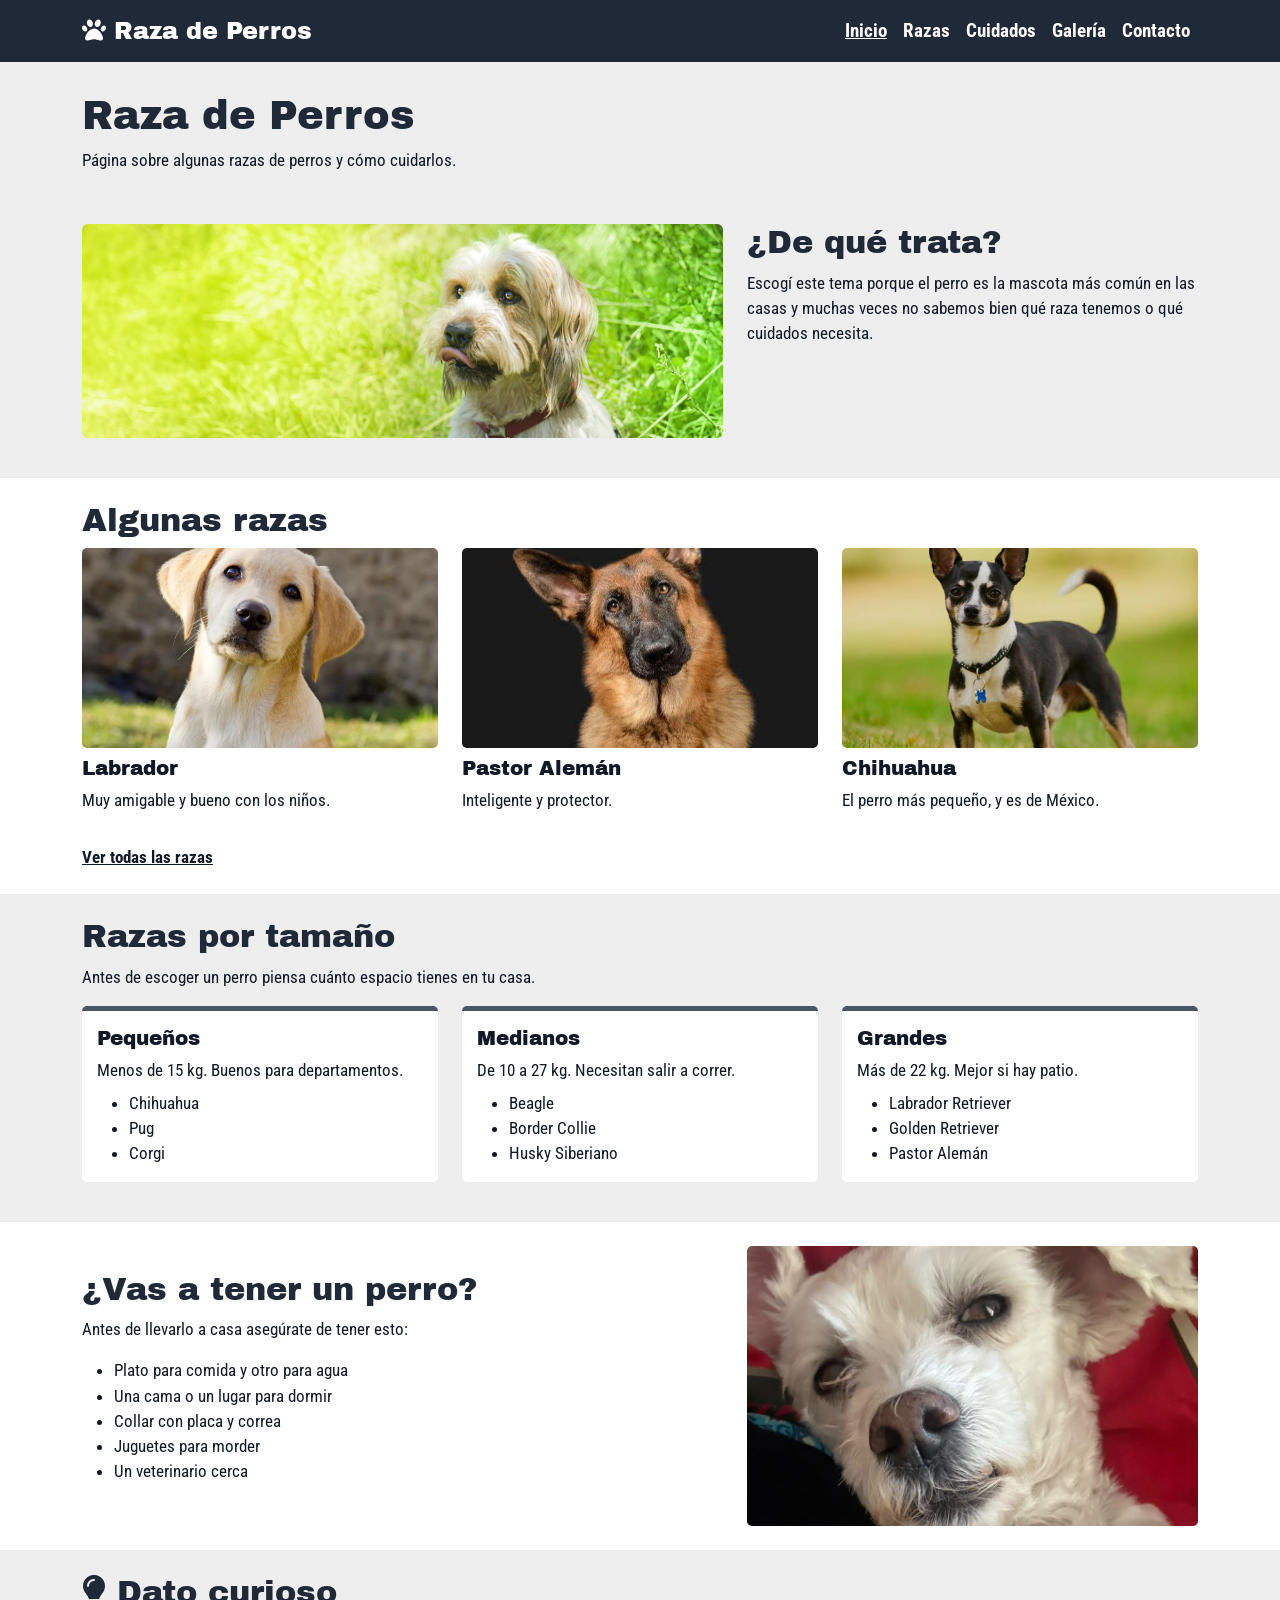
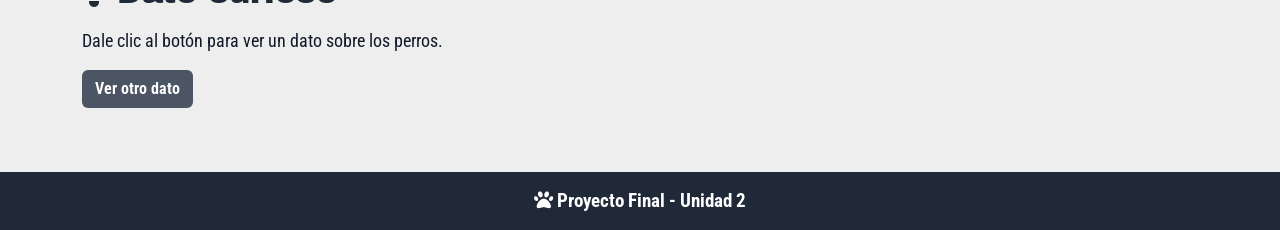
<file: PROYECTO-FINAL-UNIDAD2/index.html>
<!DOCTYPE html>
<html lang="es">
<head>
    <meta charset="UTF-8">
    <meta name="viewport" content="width=device-width, initial-scale=1.0">
    <title>Raza de Perros</title>
    <!-- manda directo a la pagina de inicio que esta en la carpeta html -->
    <meta http-equiv="refresh" content="0; url=html/index.html">
</head>
<body>
    <p>Si no te manda solo, entra <a href="html/index.html">aquí</a>.</p>
</body>
</html>
</file>
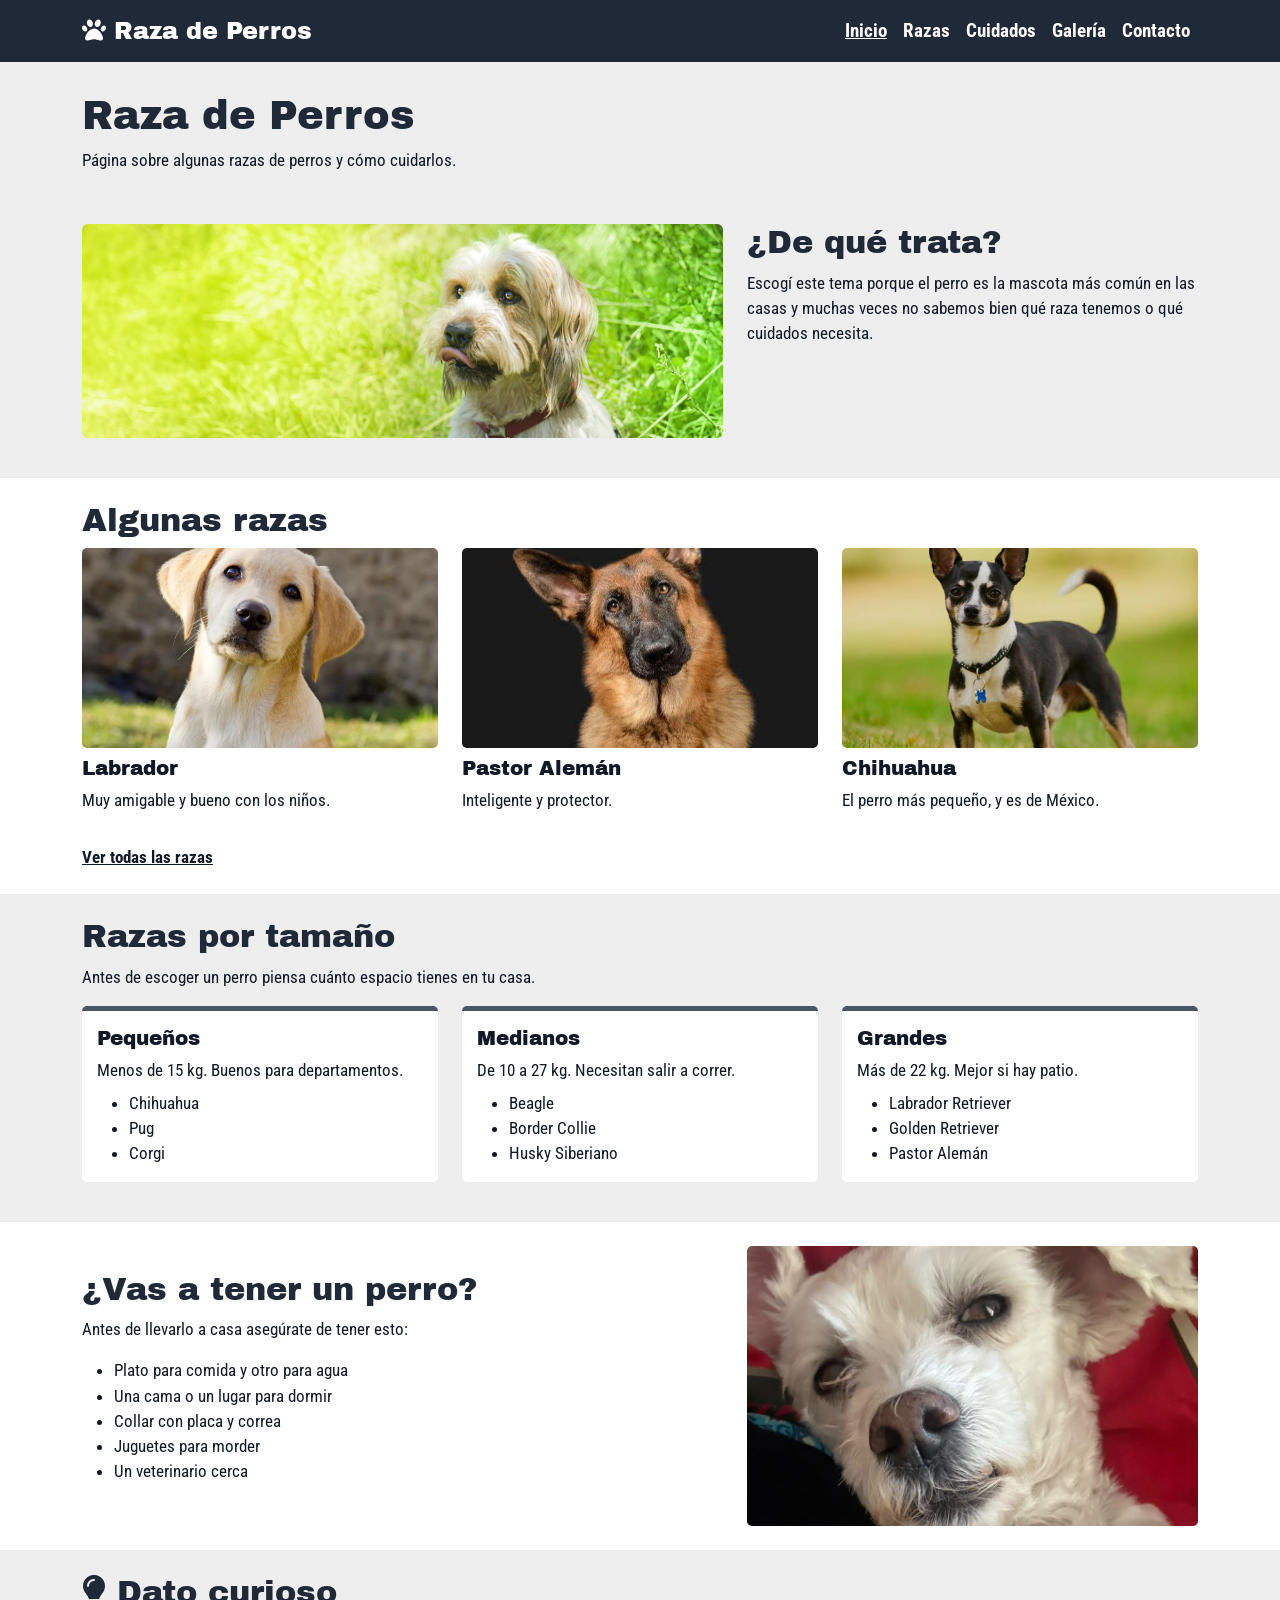
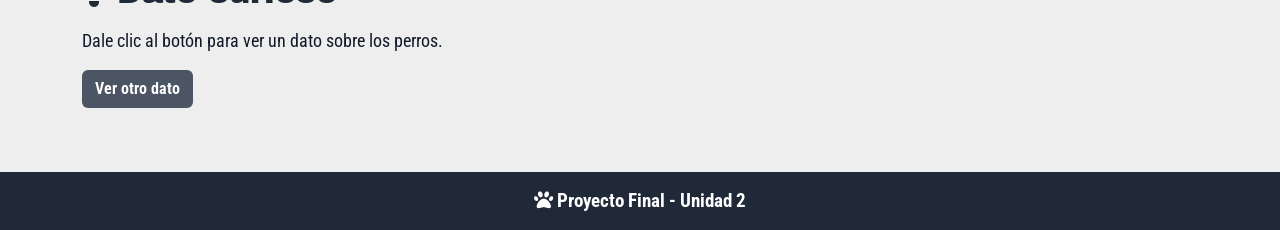
<file: PROYECTO-FINAL-UNIDAD2/html/index.html>
<!DOCTYPE html>
<html lang="es">
<head>
    <meta charset="UTF-8">
    <meta name="viewport" content="width=device-width, initial-scale=1.0">
    <title>Raza de Perros - Inicio</title>
    <link rel="stylesheet" href="https://cdn.jsdelivr.net/npm/bootstrap@5.3.3/dist/css/bootstrap.min.css">
    <link rel="stylesheet" href="https://cdnjs.cloudflare.com/ajax/libs/font-awesome/6.5.1/css/all.min.css">
    <link rel="preconnect" href="https://fonts.googleapis.com">
    <link rel="preconnect" href="https://fonts.gstatic.com" crossorigin>
    <link href="https://fonts.googleapis.com/css2?family=Archivo+Black&family=Roboto+Condensed:ital,wght@0,100..900;1,100..900&display=swap" rel="stylesheet">
    <link rel="stylesheet" href="../css/style.css">
</head>
<body>

    <header>
        <nav class="navbar navbar-expand-lg navbar-dark menu">
            <div class="container">
                <a class="navbar-brand" href="index.html"><i class="fa-solid fa-paw"></i> Raza de Perros</a>
                <button class="navbar-toggler" type="button" data-bs-toggle="collapse" data-bs-target="#menu" aria-label="Menu">
                    <span class="navbar-toggler-icon"></span>
                </button>
                <div class="collapse navbar-collapse" id="menu">
                    <ul class="navbar-nav ms-auto">
                        <li class="nav-item"><a class="nav-link active" href="index.html">Inicio</a></li>
                        <li class="nav-item"><a class="nav-link" href="razas.html">Razas</a></li>
                        <li class="nav-item"><a class="nav-link" href="cuidados.html">Cuidados</a></li>
                        <li class="nav-item"><a class="nav-link" href="galeria.html">Galería</a></li>
                        <li class="nav-item"><a class="nav-link" href="contacto.html">Contacto</a></li>
                    </ul>
                </div>
            </div>
        </nav>
    </header>

    <main>
        <section class="container">
            <div class="encabezado">
                <h1>Raza de Perros</h1>
                <p>Página sobre algunas razas de perros y cómo cuidarlos.</p>
            </div>
        </section>

        <section class="container mb-4">
            <div class="row">
                <div class="col-12 col-lg-7 mb-3">
                    <img src="../img/portada.jpg" alt="Perro en el pasto" class="img-fluid rounded">
                </div>
                <article class="col-12 col-lg-5">
                    <h2>¿De qué trata?</h2>
                    <p>Escogí este tema porque el perro es la mascota más común en las casas y muchas veces no sabemos bien qué raza tenemos o qué cuidados necesita.</p>
                </article>
            </div>
        </section>

        <section class="py-4 fondo-claro">
            <div class="container">
                <h2>Algunas razas</h2>
                <div class="row">
                    <article class="col-12 col-sm-4 mb-3">
                        <img src="../img/labrador.webp" alt="Labrador retriever" class="foto">
                        <h3 class="h5 mt-2">Labrador</h3>
                        <p>Muy amigable y bueno con los niños.</p>
                    </article>
                    <article class="col-12 col-sm-4 mb-3">
                        <img src="../img/pastor.jpg" alt="Pastor aleman" class="foto">
                        <h3 class="h5 mt-2">Pastor Alemán</h3>
                        <p>Inteligente y protector.</p>
                    </article>
                    <article class="col-12 col-sm-4 mb-3">
                        <img src="../img/chihuahua.jpeg" alt="Chihuahua" class="foto">
                        <h3 class="h5 mt-2">Chihuahua</h3>
                        <p>El perro más pequeño, y es de México.</p>
                    </article>
                </div>
                <a href="razas.html">Ver todas las razas</a>
            </div>
        </section>

        <section class="py-4">
            <div class="container">
                <h2>Razas por tamaño</h2>
                <p>Antes de escoger un perro piensa cuánto espacio tienes en tu casa.</p>
                <div class="row">
                    <article class="col-12 col-md-4 mb-3">
                        <div class="tamano h-100">
                            <h3 class="h5">Pequeños</h3>
                            <p class="mb-2">Menos de 15 kg. Buenos para departamentos.</p>
                            <ul class="mb-0">
                                <li>Chihuahua</li>
                                <li>Pug</li>
                                <li>Corgi</li>
                            </ul>
                        </div>
                    </article>
                    <article class="col-12 col-md-4 mb-3">
                        <div class="tamano h-100">
                            <h3 class="h5">Medianos</h3>
                            <p class="mb-2">De 10 a 27 kg. Necesitan salir a correr.</p>
                            <ul class="mb-0">
                                <li>Beagle</li>
                                <li>Border Collie</li>
                                <li>Husky Siberiano</li>
                            </ul>
                        </div>
                    </article>
                    <article class="col-12 col-md-4 mb-3">
                        <div class="tamano h-100">
                            <h3 class="h5">Grandes</h3>
                            <p class="mb-2">Más de 22 kg. Mejor si hay patio.</p>
                            <ul class="mb-0">
                                <li>Labrador Retriever</li>
                                <li>Golden Retriever</li>
                                <li>Pastor Alemán</li>
                            </ul>
                        </div>
                    </article>
                </div>
            </div>
        </section>

        <section class="py-4 fondo-claro">
            <div class="container">
                <div class="row align-items-center">
                    <article class="col-12 col-md-7">
                        <h2>¿Vas a tener un perro?</h2>
                        <p>Antes de llevarlo a casa asegúrate de tener esto:</p>
                        <ul>
                            <li>Plato para comida y otro para agua</li>
                            <li>Una cama o un lugar para dormir</li>
                            <li>Collar con placa y correa</li>
                            <li>Juguetes para morder</li>
                            <li>Un veterinario cerca</li>
                        </ul>
                    </article>
                    <div class="col-12 col-md-5">
                        <img src="../img/galeria2.jpeg" alt="Cachorro durmiendo" class="foto-recorte">
                    </div>
                </div>
            </div>
        </section>

        <section class="py-4">
            <div class="container">
                <h2><i class="fa-solid fa-lightbulb"></i> Dato curioso</h2>
                <p id="dato" class="dato">Dale clic al botón para ver un dato sobre los perros.</p>
                <button id="btnDato" class="btn btn-gris">Ver otro dato</button>
            </div>
        </section>
    </main>

    <footer class="d-flex justify-content-center align-items-center">
        <p class="mb-0"><i class="fa-solid fa-paw"></i> Proyecto Final - Unidad 2</p>
    </footer>

    <script src="https://cdn.jsdelivr.net/npm/bootstrap@5.3.3/dist/js/bootstrap.bundle.min.js"></script>
    <script src="../js/funtion.js"></script>
</body>
</html>
</file>
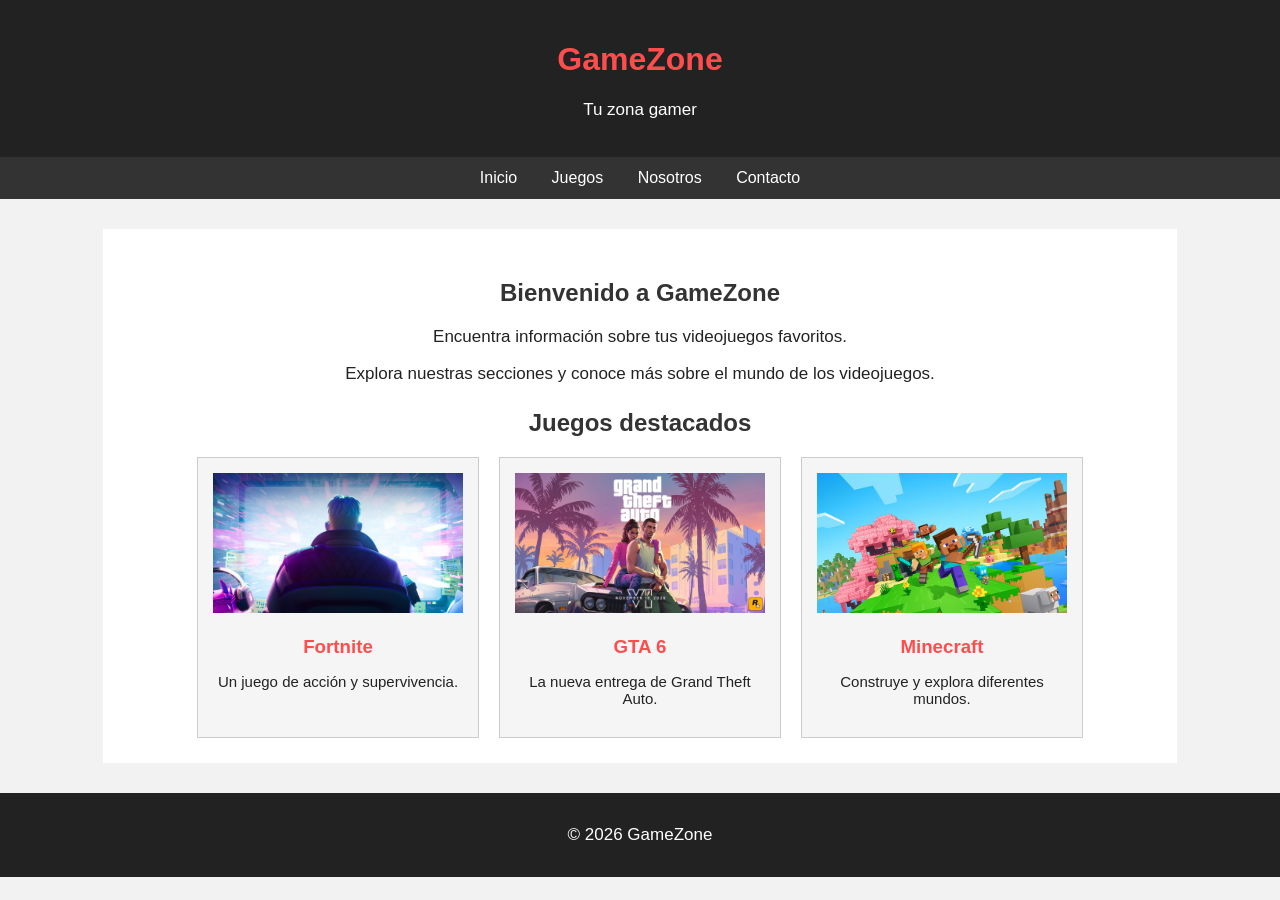
<file: GAMEZONE/PROYECTO/html/index.html>
<!DOCTYPE html>
<html lang="es">
<head>
    <meta charset="UTF-8">
    <meta name="viewport" content="width=device-width, initial-scale=1.0">
    <title>GameZone - Inicio</title>
    <link rel="stylesheet" href="../css/estilos.css">
</head>
<body>

    <header>
        <h1>GameZone</h1>
        <p>Tu zona gamer</p>
    </header>

    <nav>
        <a href="index.html">Inicio</a>
        <a href="juegos.html">Juegos</a>
        <a href="nosotros.html">Nosotros</a>
        <a href="contacto.html">Contacto</a>
    </nav>

    <main>
        <h2>Bienvenido a GameZone</h2>

        <p>Encuentra información sobre tus videojuegos favoritos.</p>
        <p>Explora nuestras secciones y conoce más sobre el mundo de los videojuegos.</p>

        <h2>Juegos destacados</h2>

        <div class="destacados">

            <div class="juego-destacado">
                <img src="../img/fortnite.jpg" alt="Fortnite">
                <h3>Fortnite</h3>
                <p>Un juego de acción y supervivencia.</p>
            </div>

            <div class="juego-destacado">
                <img src="../img/gta6.jpg" alt="GTA 6">
                <h3>GTA 6</h3>
                <p>La nueva entrega de Grand Theft Auto.</p>
            </div>

            <div class="juego-destacado">
                <img src="../img/minecraft.jpg" alt="Minecraft">
                <h3>Minecraft</h3>
                <p>Construye y explora diferentes mundos.</p>
            </div>

        </div>
    </main>

    <footer>
        <p>© 2026 GameZone</p>
    </footer>

</body>
</html>
</file>
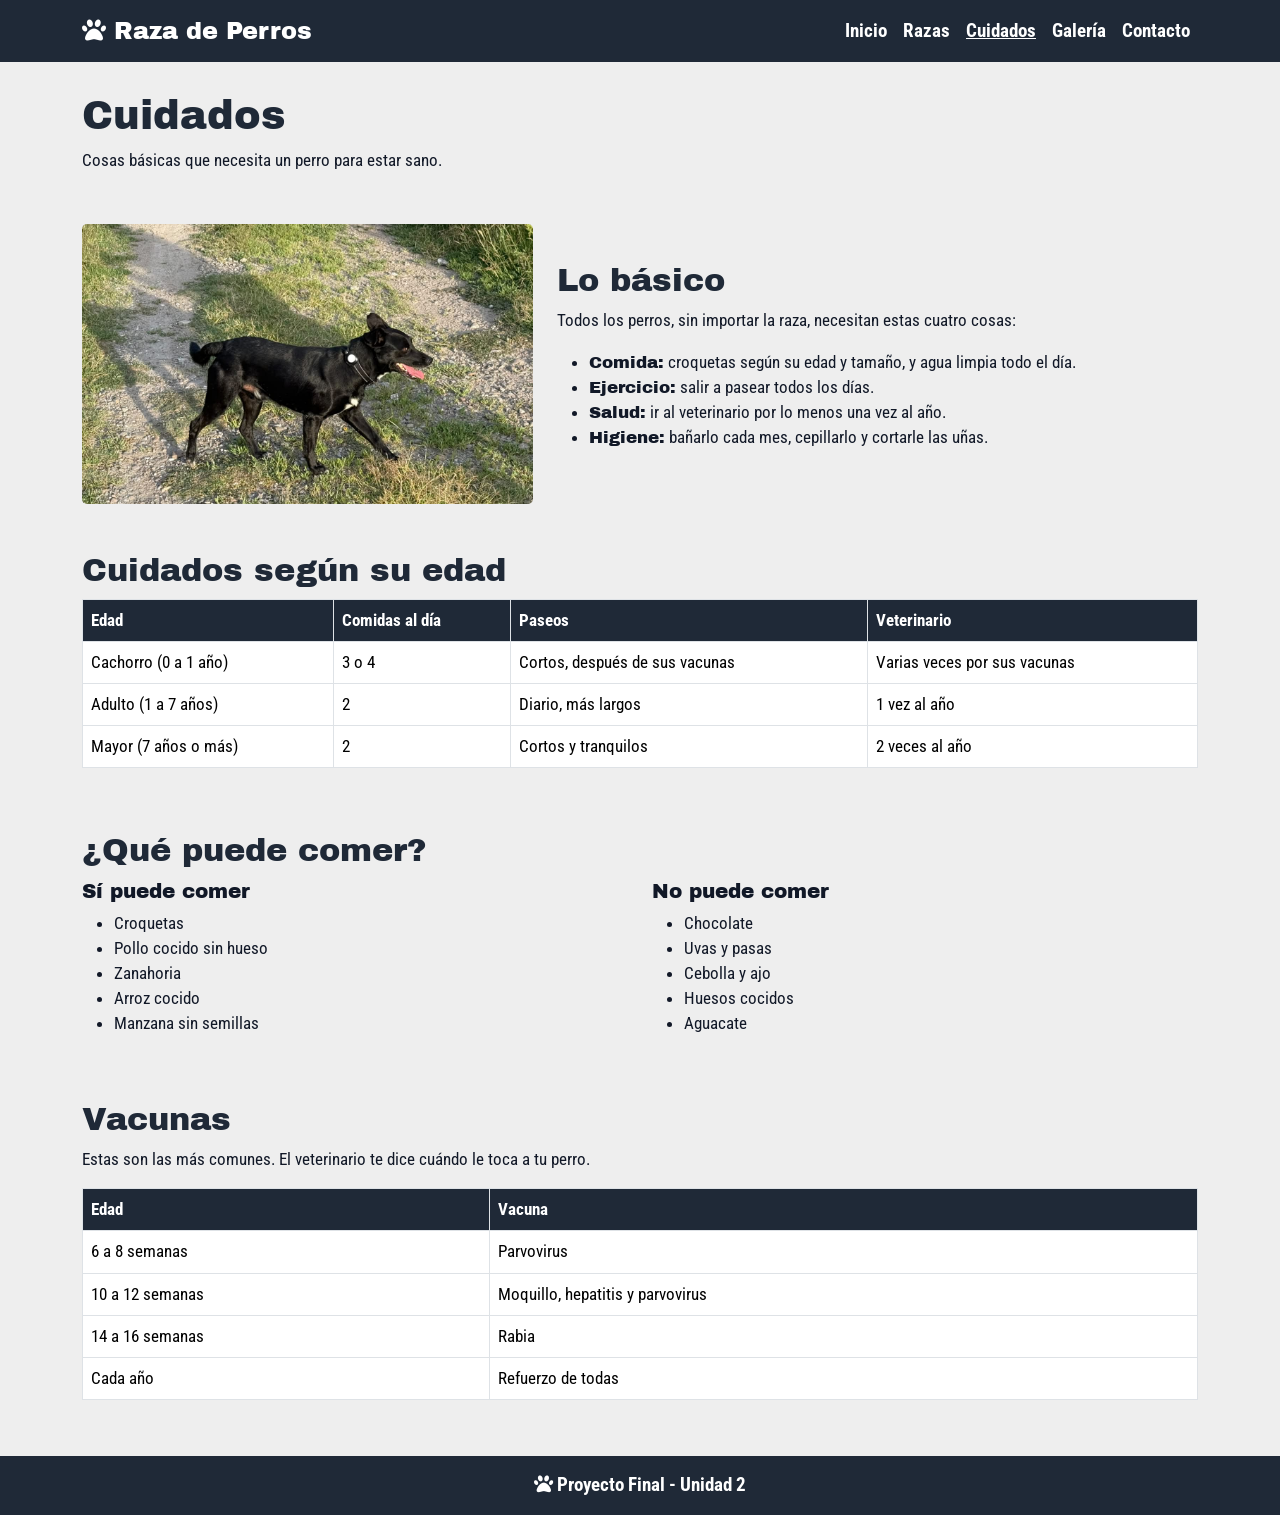
<file: PROYECTO-FINAL-UNIDAD2/html/cuidados.html>
<!DOCTYPE html>
<html lang="es">
<head>
    <meta charset="UTF-8">
    <meta name="viewport" content="width=device-width, initial-scale=1.0">
    <title>Raza de Perros - Cuidados</title>
    <link rel="stylesheet" href="https://cdn.jsdelivr.net/npm/bootstrap@5.3.3/dist/css/bootstrap.min.css">
    <link rel="stylesheet" href="https://cdnjs.cloudflare.com/ajax/libs/font-awesome/6.5.1/css/all.min.css">
    <link rel="preconnect" href="https://fonts.googleapis.com">
    <link rel="preconnect" href="https://fonts.gstatic.com" crossorigin>
    <link href="https://fonts.googleapis.com/css2?family=Archivo+Black&family=Roboto+Condensed:ital,wght@0,100..900;1,100..900&display=swap" rel="stylesheet">
    <link rel="stylesheet" href="../css/style.css">
</head>
<body>

    <header>
        <nav class="navbar navbar-expand-lg navbar-dark menu">
            <div class="container">
                <a class="navbar-brand" href="index.html"><i class="fa-solid fa-paw"></i> Raza de Perros</a>
                <button class="navbar-toggler" type="button" data-bs-toggle="collapse" data-bs-target="#menu" aria-label="Menu">
                    <span class="navbar-toggler-icon"></span>
                </button>
                <div class="collapse navbar-collapse" id="menu">
                    <ul class="navbar-nav ms-auto">
                        <li class="nav-item"><a class="nav-link" href="index.html">Inicio</a></li>
                        <li class="nav-item"><a class="nav-link" href="razas.html">Razas</a></li>
                        <li class="nav-item"><a class="nav-link active" href="cuidados.html">Cuidados</a></li>
                        <li class="nav-item"><a class="nav-link" href="galeria.html">Galería</a></li>
                        <li class="nav-item"><a class="nav-link" href="contacto.html">Contacto</a></li>
                    </ul>
                </div>
            </div>
        </nav>
    </header>

    <main class="container">
        <section class="encabezado">
            <h1>Cuidados</h1>
            <p>Cosas básicas que necesita un perro para estar sano.</p>
        </section>

        <section class="mb-5">
            <div class="row align-items-center">
                <div class="col-12 col-md-5 mb-3 mb-md-0">
                    <img src="../img/galeria3.jpeg" alt="Perro paseando con su collar" class="foto-recorte">
                </div>
                <article class="col-12 col-md-7">
                    <h2>Lo básico</h2>
                    <p>Todos los perros, sin importar la raza, necesitan estas cuatro cosas:</p>
                    <ul>
                        <li><b>Comida:</b> croquetas según su edad y tamaño, y agua limpia todo el día.</li>
                        <li><b>Ejercicio:</b> salir a pasear todos los días.</li>
                        <li><b>Salud:</b> ir al veterinario por lo menos una vez al año.</li>
                        <li><b>Higiene:</b> bañarlo cada mes, cepillarlo y cortarle las uñas.</li>
                    </ul>
                </article>
            </div>
        </section>

        <section class="mb-5">
            <h2>Cuidados según su edad</h2>
            <div class="table-responsive">
                <table class="table table-bordered bg-white">
                    <thead>
                        <tr>
                            <th>Edad</th>
                            <th>Comidas al día</th>
                            <th>Paseos</th>
                            <th>Veterinario</th>
                        </tr>
                    </thead>
                    <tbody>
                        <tr>
                            <td>Cachorro (0 a 1 año)</td>
                            <td>3 o 4</td>
                            <td>Cortos, después de sus vacunas</td>
                            <td>Varias veces por sus vacunas</td>
                        </tr>
                        <tr>
                            <td>Adulto (1 a 7 años)</td>
                            <td>2</td>
                            <td>Diario, más largos</td>
                            <td>1 vez al año</td>
                        </tr>
                        <tr>
                            <td>Mayor (7 años o más)</td>
                            <td>2</td>
                            <td>Cortos y tranquilos</td>
                            <td>2 veces al año</td>
                        </tr>
                    </tbody>
                </table>
            </div>
        </section>

        <section class="mb-5">
            <h2>¿Qué puede comer?</h2>
            <div class="row">
                <article class="col-12 col-sm-6">
                    <h3 class="h5">Sí puede comer</h3>
                    <ul>
                        <li>Croquetas</li>
                        <li>Pollo cocido sin hueso</li>
                        <li>Zanahoria</li>
                        <li>Arroz cocido</li>
                        <li>Manzana sin semillas</li>
                    </ul>
                </article>
                <article class="col-12 col-sm-6">
                    <h3 class="h5">No puede comer</h3>
                    <ul>
                        <li>Chocolate</li>
                        <li>Uvas y pasas</li>
                        <li>Cebolla y ajo</li>
                        <li>Huesos cocidos</li>
                        <li>Aguacate</li>
                    </ul>
                </article>
            </div>
        </section>

        <section>
            <h2>Vacunas</h2>
            <p>Estas son las más comunes. El veterinario te dice cuándo le toca a tu perro.</p>
            <div class="table-responsive">
                <table class="table table-bordered bg-white">
                    <thead>
                        <tr>
                            <th>Edad</th>
                            <th>Vacuna</th>
                        </tr>
                    </thead>
                    <tbody>
                        <tr>
                            <td>6 a 8 semanas</td>
                            <td>Parvovirus</td>
                        </tr>
                        <tr>
                            <td>10 a 12 semanas</td>
                            <td>Moquillo, hepatitis y parvovirus</td>
                        </tr>
                        <tr>
                            <td>14 a 16 semanas</td>
                            <td>Rabia</td>
                        </tr>
                        <tr>
                            <td>Cada año</td>
                            <td>Refuerzo de todas</td>
                        </tr>
                    </tbody>
                </table>
            </div>
        </section>
    </main>

    <footer class="d-flex justify-content-center align-items-center">
        <p class="mb-0"><i class="fa-solid fa-paw"></i> Proyecto Final - Unidad 2</p>
    </footer>

    <script src="https://cdn.jsdelivr.net/npm/bootstrap@5.3.3/dist/js/bootstrap.bundle.min.js"></script>
    <script src="../js/funtion.js"></script>
</body>
</html>
</file>
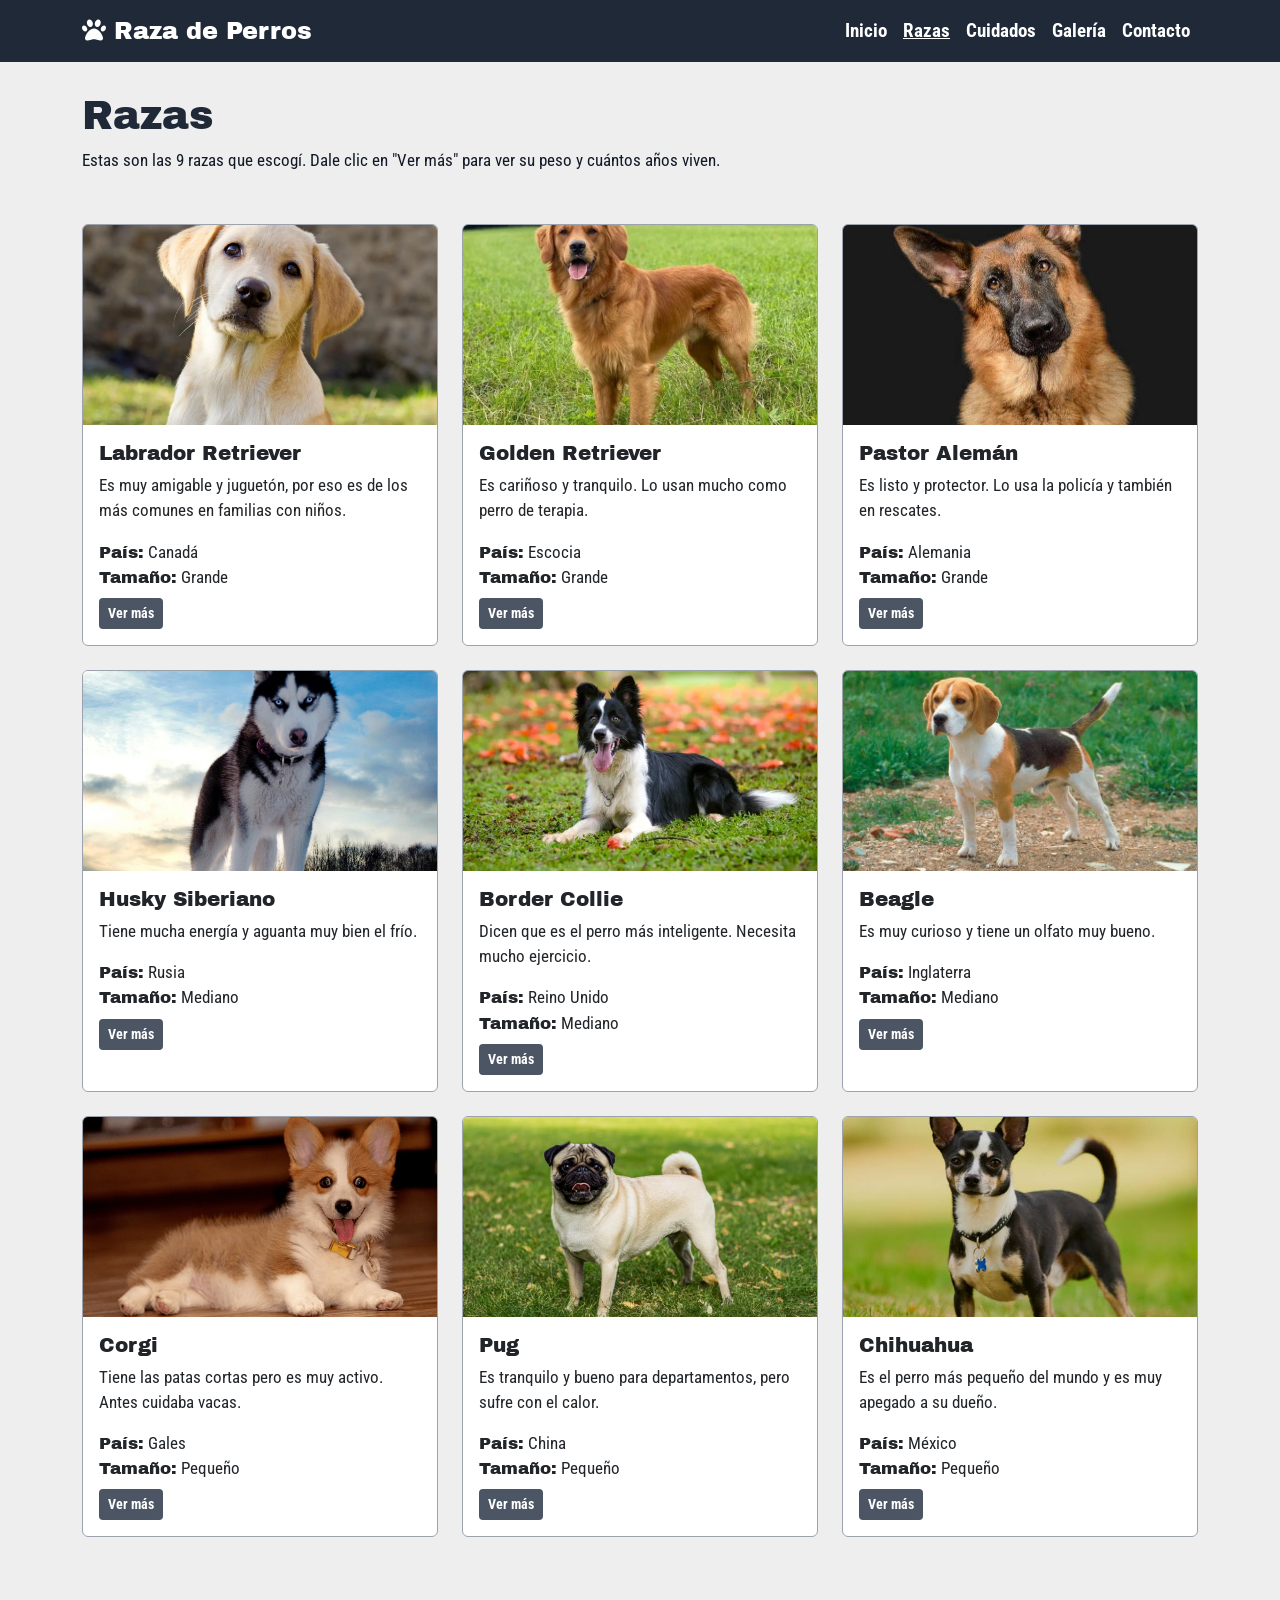
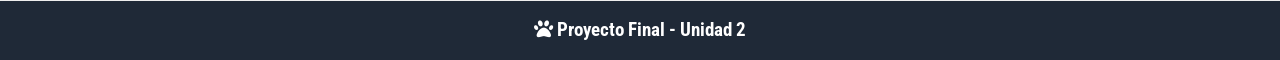
<file: PROYECTO-FINAL-UNIDAD2/html/razas.html>
<!DOCTYPE html>
<html lang="es">
<head>
    <meta charset="UTF-8">
    <meta name="viewport" content="width=device-width, initial-scale=1.0">
    <title>Raza de Perros - Razas</title>
    <link rel="stylesheet" href="https://cdn.jsdelivr.net/npm/bootstrap@5.3.3/dist/css/bootstrap.min.css">
    <link rel="stylesheet" href="https://cdnjs.cloudflare.com/ajax/libs/font-awesome/6.5.1/css/all.min.css">
    <link rel="preconnect" href="https://fonts.googleapis.com">
    <link rel="preconnect" href="https://fonts.gstatic.com" crossorigin>
    <link href="https://fonts.googleapis.com/css2?family=Archivo+Black&family=Roboto+Condensed:ital,wght@0,100..900;1,100..900&display=swap" rel="stylesheet">
    <link rel="stylesheet" href="../css/style.css">
</head>
<body>

    <header>
        <nav class="navbar navbar-expand-lg navbar-dark menu">
            <div class="container">
                <a class="navbar-brand" href="index.html"><i class="fa-solid fa-paw"></i> Raza de Perros</a>
                <button class="navbar-toggler" type="button" data-bs-toggle="collapse" data-bs-target="#menu" aria-label="Menu">
                    <span class="navbar-toggler-icon"></span>
                </button>
                <div class="collapse navbar-collapse" id="menu">
                    <ul class="navbar-nav ms-auto">
                        <li class="nav-item"><a class="nav-link" href="index.html">Inicio</a></li>
                        <li class="nav-item"><a class="nav-link active" href="razas.html">Razas</a></li>
                        <li class="nav-item"><a class="nav-link" href="cuidados.html">Cuidados</a></li>
                        <li class="nav-item"><a class="nav-link" href="galeria.html">Galería</a></li>
                        <li class="nav-item"><a class="nav-link" href="contacto.html">Contacto</a></li>
                    </ul>
                </div>
            </div>
        </nav>
    </header>

    <main class="container">
        <section class="encabezado">
            <h1>Razas</h1>
            <p>Estas son las 9 razas que escogí. Dale clic en "Ver más" para ver su peso y cuántos años viven.</p>
        </section>

        <section>
            <div class="row">

                <article class="col-12 col-sm-6 col-lg-4 mb-4">
                    <div class="card h-100">
                        <img src="../img/labrador.webp" class="card-img-top" alt="Labrador retriever">
                        <div class="card-body">
                            <h2 class="card-title h5">Labrador Retriever</h2>
                            <p class="card-text">Es muy amigable y juguetón, por eso es de los más comunes en familias con niños.</p>
                            <p class="mb-2"><b>País:</b> Canadá<br><b>Tamaño:</b> Grande</p>
                            <button class="btn btn-sm btn-gris btn-mas">Ver más</button>
                            <p class="mas-info mt-2 oculto"><b>Peso:</b> 25 a 36 kg<br><b>Vive:</b> 10 a 12 años</p>
                        </div>
                    </div>
                </article>

                <article class="col-12 col-sm-6 col-lg-4 mb-4">
                    <div class="card h-100">
                        <img src="../img/golden.webp" class="card-img-top" alt="Golden retriever">
                        <div class="card-body">
                            <h2 class="card-title h5">Golden Retriever</h2>
                            <p class="card-text">Es cariñoso y tranquilo. Lo usan mucho como perro de terapia.</p>
                            <p class="mb-2"><b>País:</b> Escocia<br><b>Tamaño:</b> Grande</p>
                            <button class="btn btn-sm btn-gris btn-mas">Ver más</button>
                            <p class="mas-info mt-2 oculto"><b>Peso:</b> 25 a 34 kg<br><b>Vive:</b> 10 a 12 años</p>
                        </div>
                    </div>
                </article>

                <article class="col-12 col-sm-6 col-lg-4 mb-4">
                    <div class="card h-100">
                        <img src="../img/pastor.jpg" class="card-img-top" alt="Pastor aleman">
                        <div class="card-body">
                            <h2 class="card-title h5">Pastor Alemán</h2>
                            <p class="card-text">Es listo y protector. Lo usa la policía y también en rescates.</p>
                            <p class="mb-2"><b>País:</b> Alemania<br><b>Tamaño:</b> Grande</p>
                            <button class="btn btn-sm btn-gris btn-mas">Ver más</button>
                            <p class="mas-info mt-2 oculto"><b>Peso:</b> 22 a 40 kg<br><b>Vive:</b> 9 a 13 años</p>
                        </div>
                    </div>
                </article>

                <article class="col-12 col-sm-6 col-lg-4 mb-4">
                    <div class="card h-100">
                        <img src="../img/husky.webp" class="card-img-top" alt="Husky siberiano">
                        <div class="card-body">
                            <h2 class="card-title h5">Husky Siberiano</h2>
                            <p class="card-text">Tiene mucha energía y aguanta muy bien el frío.</p>
                            <p class="mb-2"><b>País:</b> Rusia<br><b>Tamaño:</b> Mediano</p>
                            <button class="btn btn-sm btn-gris btn-mas">Ver más</button>
                            <p class="mas-info mt-2 oculto"><b>Peso:</b> 16 a 27 kg<br><b>Vive:</b> 12 a 14 años</p>
                        </div>
                    </div>
                </article>

                <article class="col-12 col-sm-6 col-lg-4 mb-4">
                    <div class="card h-100">
                        <img src="../img/border.webp" class="card-img-top" alt="Border collie blanco con negro">
                        <div class="card-body">
                            <h2 class="card-title h5">Border Collie</h2>
                            <p class="card-text">Dicen que es el perro más inteligente. Necesita mucho ejercicio.</p>
                            <p class="mb-2"><b>País:</b> Reino Unido<br><b>Tamaño:</b> Mediano</p>
                            <button class="btn btn-sm btn-gris btn-mas">Ver más</button>
                            <p class="mas-info mt-2 oculto"><b>Peso:</b> 14 a 20 kg<br><b>Vive:</b> 12 a 15 años</p>
                        </div>
                    </div>
                </article>

                <article class="col-12 col-sm-6 col-lg-4 mb-4">
                    <div class="card h-100">
                        <img src="../img/beagle.jpeg" class="card-img-top" alt="Beagle">
                        <div class="card-body">
                            <h2 class="card-title h5">Beagle</h2>
                            <p class="card-text">Es muy curioso y tiene un olfato muy bueno.</p>
                            <p class="mb-2"><b>País:</b> Inglaterra<br><b>Tamaño:</b> Mediano</p>
                            <button class="btn btn-sm btn-gris btn-mas">Ver más</button>
                            <p class="mas-info mt-2 oculto"><b>Peso:</b> 9 a 11 kg<br><b>Vive:</b> 12 a 15 años</p>
                        </div>
                    </div>
                </article>

                <article class="col-12 col-sm-6 col-lg-4 mb-4">
                    <div class="card h-100">
                        <img src="../img/corgi.webp" class="card-img-top" alt="Corgi">
                        <div class="card-body">
                            <h2 class="card-title h5">Corgi</h2>
                            <p class="card-text">Tiene las patas cortas pero es muy activo. Antes cuidaba vacas.</p>
                            <p class="mb-2"><b>País:</b> Gales<br><b>Tamaño:</b> Pequeño</p>
                            <button class="btn btn-sm btn-gris btn-mas">Ver más</button>
                            <p class="mas-info mt-2 oculto"><b>Peso:</b> 10 a 14 kg<br><b>Vive:</b> 12 a 13 años</p>
                        </div>
                    </div>
                </article>

                <article class="col-12 col-sm-6 col-lg-4 mb-4">
                    <div class="card h-100">
                        <img src="../img/pug.jpg" class="card-img-top" alt="Pug">
                        <div class="card-body">
                            <h2 class="card-title h5">Pug</h2>
                            <p class="card-text">Es tranquilo y bueno para departamentos, pero sufre con el calor.</p>
                            <p class="mb-2"><b>País:</b> China<br><b>Tamaño:</b> Pequeño</p>
                            <button class="btn btn-sm btn-gris btn-mas">Ver más</button>
                            <p class="mas-info mt-2 oculto"><b>Peso:</b> 6 a 8 kg<br><b>Vive:</b> 13 a 15 años</p>
                        </div>
                    </div>
                </article>

                <article class="col-12 col-sm-6 col-lg-4 mb-4">
                    <div class="card h-100">
                        <img src="../img/chihuahua.jpeg" class="card-img-top" alt="Chihuahua">
                        <div class="card-body">
                            <h2 class="card-title h5">Chihuahua</h2>
                            <p class="card-text">Es el perro más pequeño del mundo y es muy apegado a su dueño.</p>
                            <p class="mb-2"><b>País:</b> México<br><b>Tamaño:</b> Pequeño</p>
                            <button class="btn btn-sm btn-gris btn-mas">Ver más</button>
                            <p class="mas-info mt-2 oculto"><b>Peso:</b> 1.5 a 3 kg<br><b>Vive:</b> 14 a 16 años</p>
                        </div>
                    </div>
                </article>

            </div>
        </section>
    </main>

    <footer class="d-flex justify-content-center align-items-center">
        <p class="mb-0"><i class="fa-solid fa-paw"></i> Proyecto Final - Unidad 2</p>
    </footer>

    <script src="https://cdn.jsdelivr.net/npm/bootstrap@5.3.3/dist/js/bootstrap.bundle.min.js"></script>
    <script src="../js/funtion.js"></script>
</body>
</html>
</file>
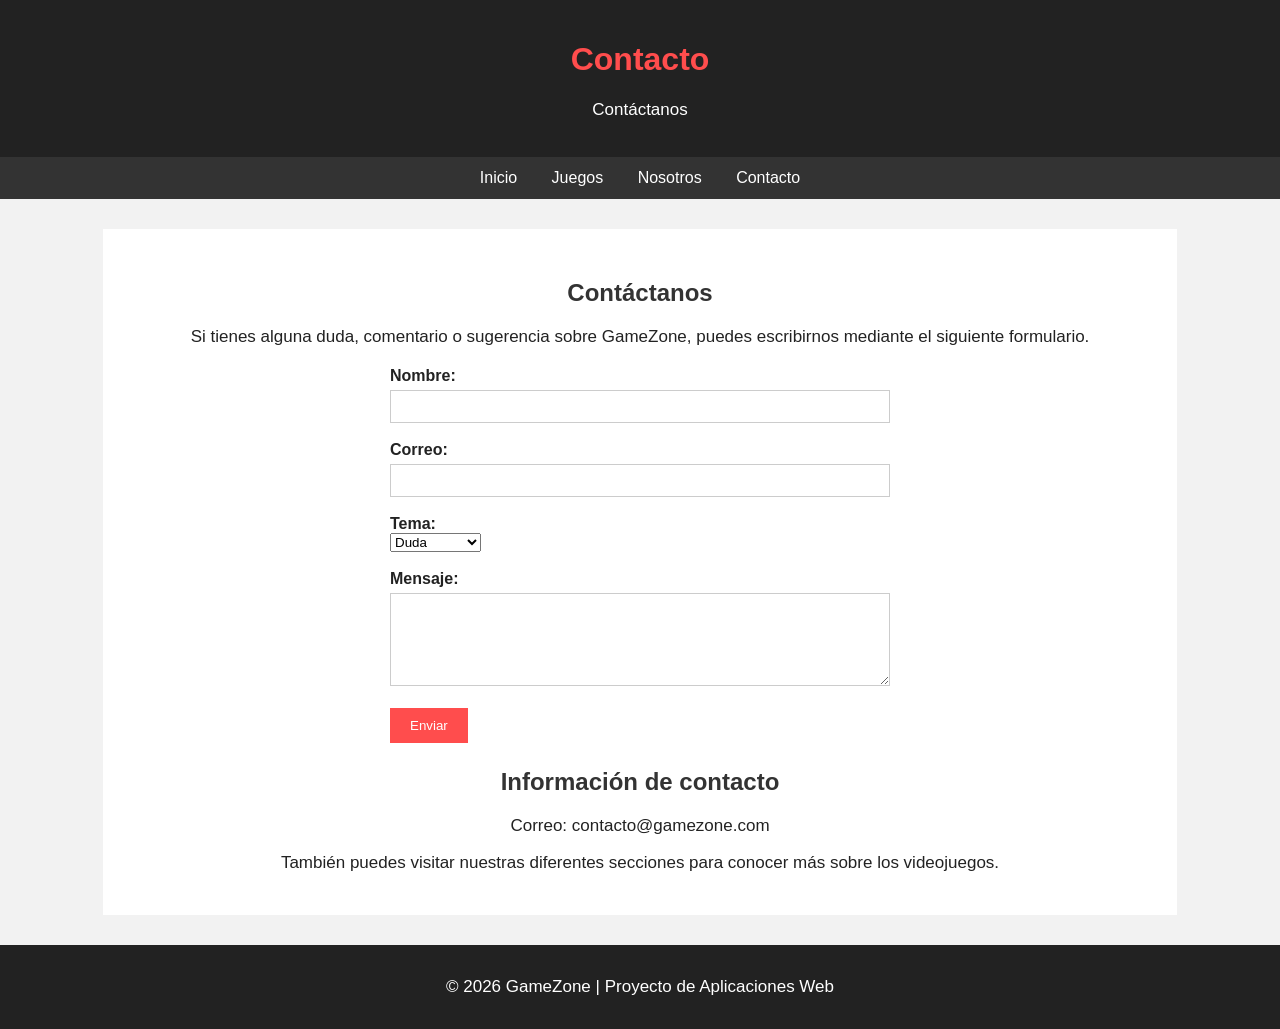
<file: GAMEZONE/PROYECTO/html/contacto.html>
<!DOCTYPE html>
<html lang="es">
<head>
    <meta charset="UTF-8">
    <meta name="viewport" content="width=device-width, initial-scale=1.0">
    <title>GameZone - Contacto</title>
    <link rel="stylesheet" href="../css/estilos.css">
</head>
<body>

    <header>
        <h1>Contacto</h1>
        <p>Contáctanos</p>
    </header>

    <nav>
        <a href="index.html">Inicio</a>
        <a href="juegos.html">Juegos</a>
        <a href="nosotros.html">Nosotros</a>
        <a href="contacto.html">Contacto</a>
    </nav>

    <main>
        <h2>Contáctanos</h2>

        <p>
            Si tienes alguna duda, comentario o sugerencia sobre GameZone,
            puedes escribirnos mediante el siguiente formulario.
        </p>

        <form>
            <label for="nombre">Nombre:</label><br>
            <input type="text" id="nombre" name="nombre" required><br><br>

            <label for="correo">Correo:</label><br>
            <input type="email" id="correo" name="correo" required><br><br>

            <label for="tema">Tema:</label><br>
            <select id="tema" name="tema">
                <option value="duda">Duda</option>
                <option value="sugerencia">Sugerencia</option>
                <option value="comentario">Comentario</option>
            </select><br><br>

            <label for="mensaje">Mensaje:</label><br>
            <textarea id="mensaje" name="mensaje" rows="5" required></textarea><br><br>

            <input type="submit" value="Enviar">
        </form>

        <h2>Información de contacto</h2>

        <p>Correo: contacto@gamezone.com</p>
        <p>También puedes visitar nuestras diferentes secciones para conocer más sobre los videojuegos.</p>
    </main>

    <footer>
        <p>© 2026 GameZone | Proyecto de Aplicaciones Web</p>
    </footer>

</body>
</html>
</file>
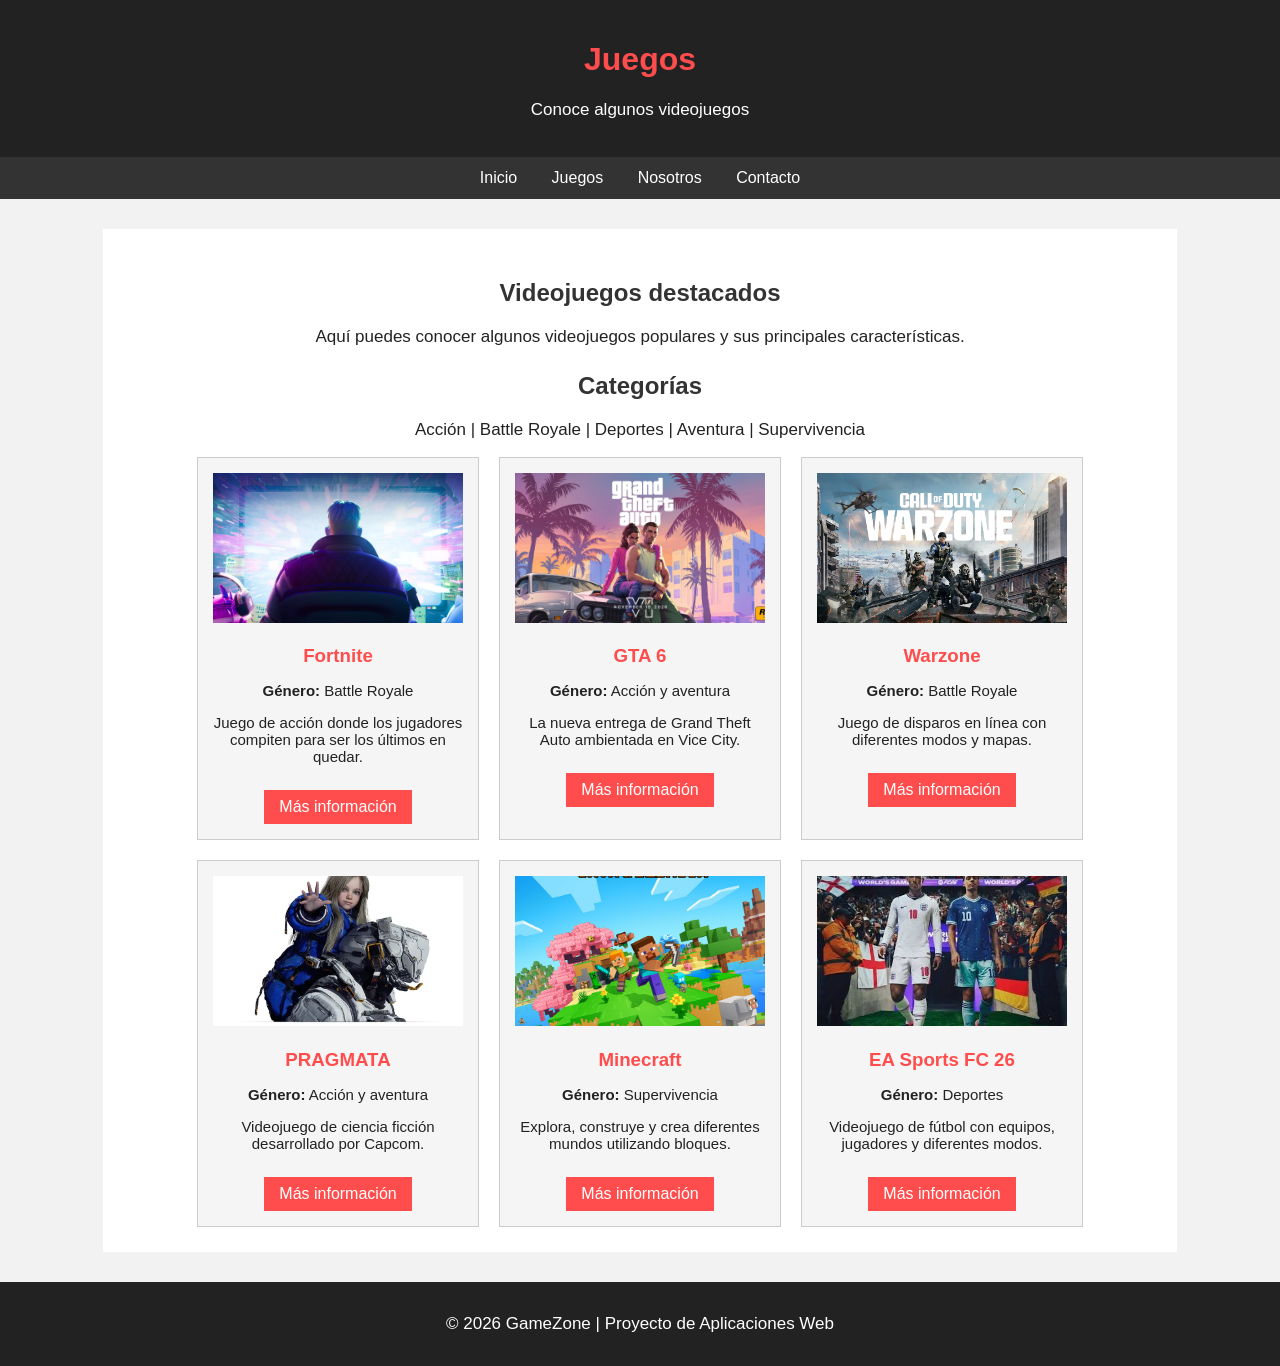
<file: GAMEZONE/PROYECTO/html/juegos.html>
<!DOCTYPE html>
<html lang="es">
<head>
    <meta charset="UTF-8">
    <meta name="viewport" content="width=device-width, initial-scale=1.0">
    <title>GameZone - Juegos</title>
    <link rel="stylesheet" href="../css/estilos.css">
</head>
<body>

    <header>
        <h1>Juegos</h1>
        <p>Conoce algunos videojuegos</p>
    </header>

    <nav>
        <a href="index.html">Inicio</a>
        <a href="juegos.html">Juegos</a>
        <a href="nosotros.html">Nosotros</a>
        <a href="contacto.html">Contacto</a>
    </nav>

    <main>
        <h2>Videojuegos destacados</h2>

        <p>
            Aquí puedes conocer algunos videojuegos populares
            y sus principales características.
        </p>

        <h2>Categorías</h2>

        <p>Acción | Battle Royale | Deportes | Aventura | Supervivencia</p>

        <div class="contenedor-juegos">

            <div class="tarjeta-juego">
                <img src="../img/fortnite.jpg" alt="Fortnite">
                <h3>Fortnite</h3>
                <p><strong>Género:</strong> Battle Royale</p>
                <p>Juego de acción donde los jugadores compiten para ser los últimos en quedar.</p>
                <a href="contacto.html" class="boton">Más información</a>
            </div>

            <div class="tarjeta-juego">
                <img src="../img/gta6.jpg" alt="GTA 6">
                <h3>GTA 6</h3>
                <p><strong>Género:</strong> Acción y aventura</p>
                <p>La nueva entrega de Grand Theft Auto ambientada en Vice City.</p>
                <a href="contacto.html" class="boton">Más información</a>
            </div>

            <div class="tarjeta-juego">
                <img src="../img/warzone.jpg" alt="Call of Duty Warzone">
                <h3>Warzone</h3>
                <p><strong>Género:</strong> Battle Royale</p>
                <p>Juego de disparos en línea con diferentes modos y mapas.</p>
                <a href="contacto.html" class="boton">Más información</a>
            </div>

            <div class="tarjeta-juego">
                <img src="../img/pragmata.jpg" alt="PRAGMATA">
                <h3>PRAGMATA</h3>
                <p><strong>Género:</strong> Acción y aventura</p>
                <p>Videojuego de ciencia ficción desarrollado por Capcom.</p>
                <a href="contacto.html" class="boton">Más información</a>
            </div>

            <div class="tarjeta-juego">
                <img src="../img/minecraft.jpg" alt="Minecraft">
                <h3>Minecraft</h3>
                <p><strong>Género:</strong> Supervivencia</p>
                <p>Explora, construye y crea diferentes mundos utilizando bloques.</p>
                <a href="contacto.html" class="boton">Más información</a>
            </div>

            <div class="tarjeta-juego">
                <img src="../img/fc26.jpg" alt="EA Sports FC 26">
                <h3>EA Sports FC 26</h3>
                <p><strong>Género:</strong> Deportes</p>
                <p>Videojuego de fútbol con equipos, jugadores y diferentes modos.</p>
                <a href="contacto.html" class="boton">Más información</a>
            </div>

        </div>
    </main>

    <footer>
        <p>© 2026 GameZone | Proyecto de Aplicaciones Web</p>
    </footer>

</body>
</html>
</file>
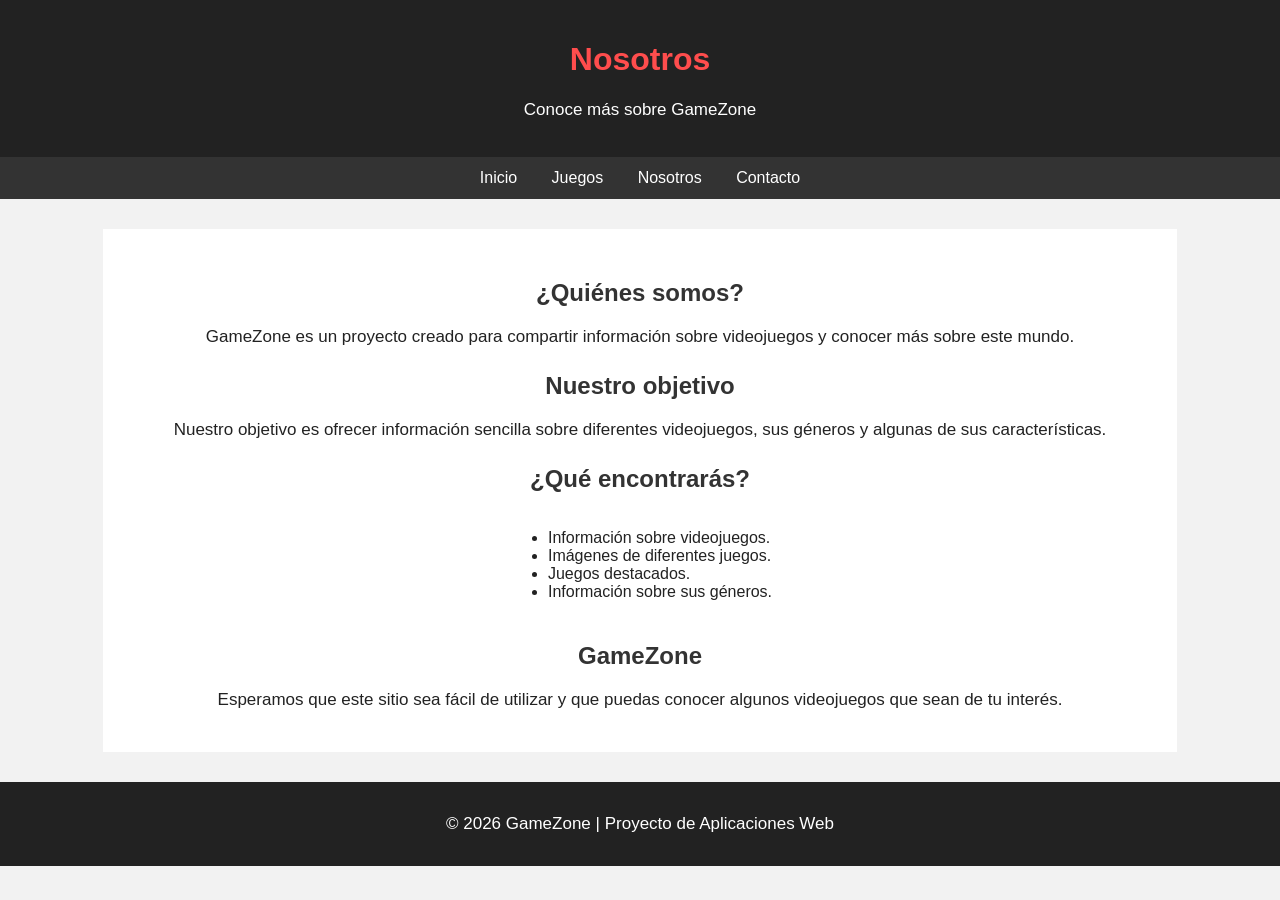
<file: GAMEZONE/PROYECTO/html/nosotros.html>
<!DOCTYPE html>
<html lang="es">
<head>
    <meta charset="UTF-8">
    <meta name="viewport" content="width=device-width, initial-scale=1.0">
    <title>GameZone - Nosotros</title>
    <link rel="stylesheet" href="../css/estilos.css">
</head>
<body>

    <header>
        <h1>Nosotros</h1>
        <p>Conoce más sobre GameZone</p>
    </header>

    <nav>
        <a href="index.html">Inicio</a>
        <a href="juegos.html">Juegos</a>
        <a href="nosotros.html">Nosotros</a>
        <a href="contacto.html">Contacto</a>
    </nav>

    <main>
        <h2>¿Quiénes somos?</h2>

        <p>
            GameZone es un proyecto creado para compartir información
            sobre videojuegos y conocer más sobre este mundo.
        </p>

        <h2>Nuestro objetivo</h2>

        <p>
            Nuestro objetivo es ofrecer información sencilla sobre diferentes
            videojuegos, sus géneros y algunas de sus características.
        </p>

        <h2>¿Qué encontrarás?</h2>

        <ul>
            <li>Información sobre videojuegos.</li>
            <li>Imágenes de diferentes juegos.</li>
            <li>Juegos destacados.</li>
            <li>Información sobre sus géneros.</li>
        </ul>

        <h2>GameZone</h2>

        <p>
            Esperamos que este sitio sea fácil de utilizar y que puedas
            conocer algunos videojuegos que sean de tu interés.
        </p>
    </main>

    <footer>
        <p>© 2026 GameZone | Proyecto de Aplicaciones Web</p>
    </footer>

</body>
</html>
</file>
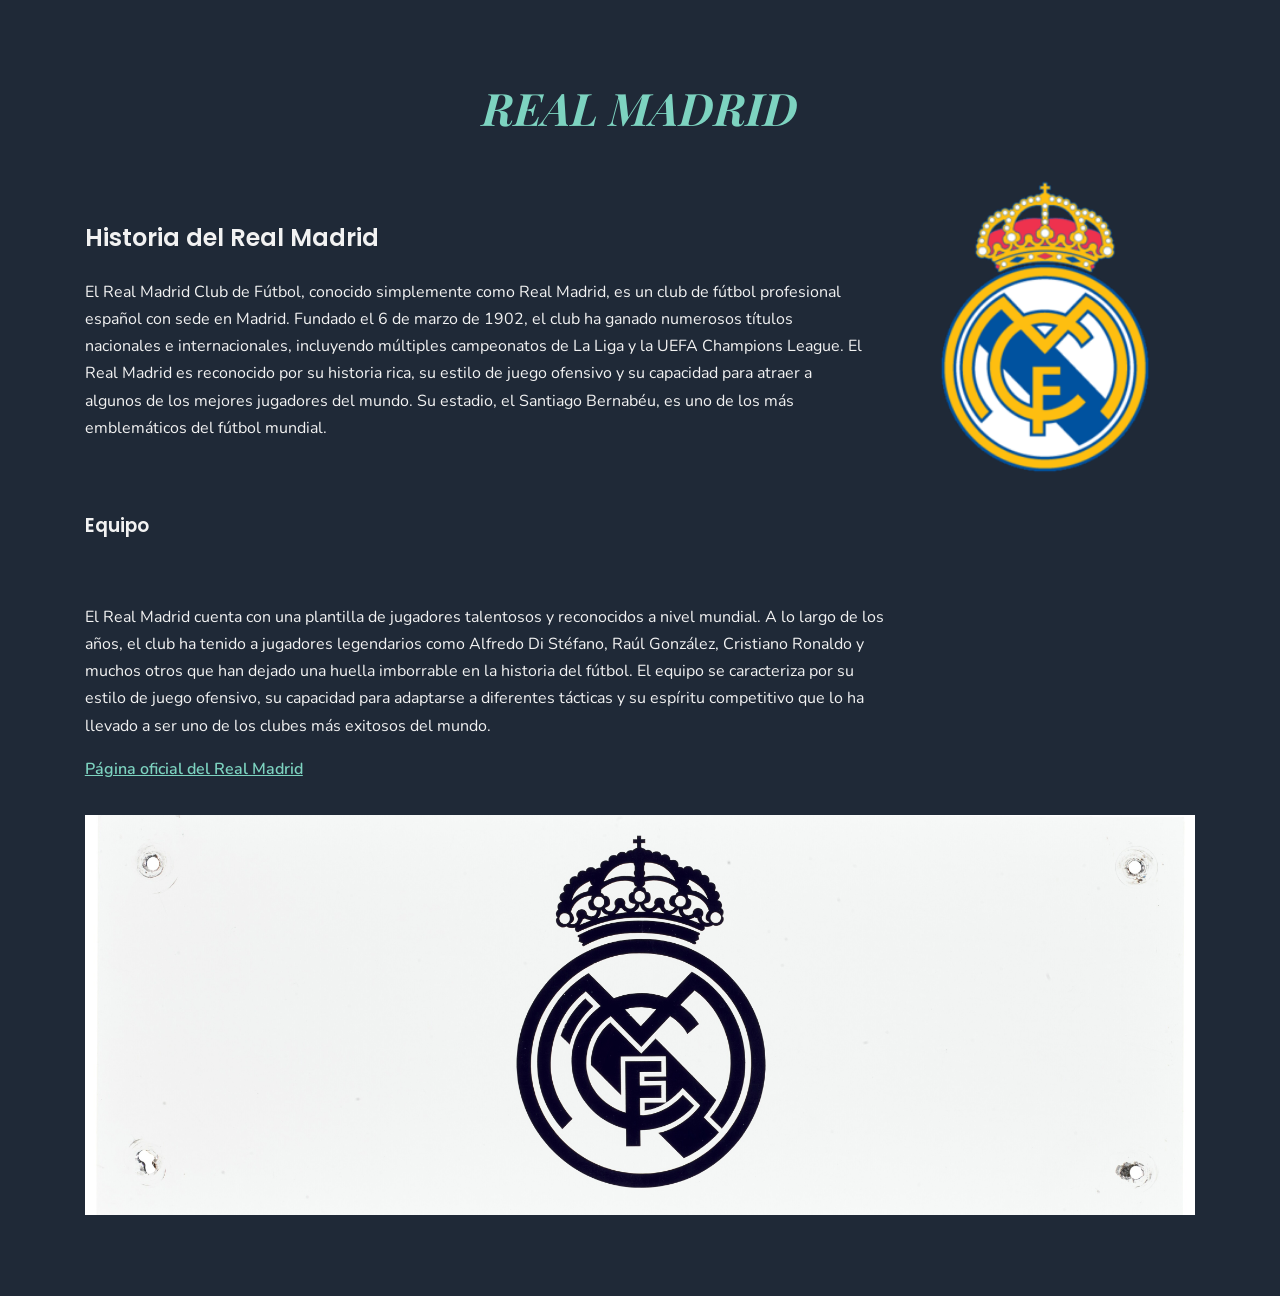
<file: Proyectos/Proyecto3/html/pagina.html>
<!DOCTYPE html>
<html lang="es">
<head>
    <meta charset="UTF-8">
    <link href="https://fonts.googleapis.com/css2?family=Poppins:wght@600;700&family=Playfair+Display:ital@1&family=Nunito&display=swap" rel="stylesheet">
    <link rel="stylesheet" href="../css/estilos.css">
    <title>ACTIVIDAD3</title>
</head>
<body>
    <h1>REAL MADRID</h1>

    <div class="fila">
        <div class="fila-texto">
            <h2>Historia del Real Madrid</h2>
            <p>El Real Madrid Club de Fútbol, conocido simplemente como Real Madrid,
                es un club de fútbol profesional español con sede en Madrid. Fundado 
                el 6 de marzo de 1902, el club ha ganado numerosos títulos nacionales
                e internacionales, incluyendo múltiples campeonatos de La Liga y 
                la UEFA Champions League. El Real Madrid es reconocido por su historia rica,
                su estilo de juego ofensivo y su capacidad para atraer a algunos de los mejores 
                jugadores del mundo. Su estadio, el Santiago Bernabéu, es uno de los más emblemáticos
                del fútbol mundial.</p>
        </div>
        <div class="fila-imagen">
            <img src="../img/escudo.png" alt="Real Madrid">
        </div>
    </div>

    <h3>Equipo</h3>
    <br>
    <p>El Real Madrid cuenta con una plantilla de jugadores talentosos y reconocidos
        a nivel mundial. A lo largo de los años, el club ha tenido a jugadores legendarios 
        como Alfredo Di Stéfano, Raúl González, Cristiano Ronaldo y muchos otros que han
        dejado una huella imborrable en la historia del fútbol. El equipo se caracteriza
        por su estilo de juego ofensivo, su capacidad para adaptarse a diferentes tácticas 
        y su espíritu competitivo que lo ha llevado a ser uno de los clubes más exitosos del mundo.</p>

    <a href="https://www.realmadrid.com/es-ES/" target="_blank">Página oficial del Real Madrid</a>
    <br>
    <img src="../img/img2.jpeg" alt="Real Madrid" class="imagen-ancha">

</body>
</html>
</file>
<file: PROYECTO-FINAL-UNIDAD2/css/style.css>
/* colores de la pagina */
:root {
    --claro: #EEEEEE;
    --gris: #9CA3AF;
    --medio: #4B5563;
    --oscuro: #1F2937;
    --negro: #111827;
}

/* letra para todo el texto */
body {
    font-family: "Roboto Condensed", sans-serif;
    font-size: 1.05rem;
    color: var(--negro);
    background-color: var(--claro);
}

/* letra para titulos y texto importante */
h1, h2, h3, h4, h5, legend, b, strong, .navbar-brand {
    font-family: "Archivo Black", sans-serif;
    font-weight: normal;
}

h1, h2 {
    color: var(--oscuro);
}

h3, h4, h5 {
    color: var(--negro);
}

main a {
    color: var(--negro);
    font-weight: bold;
}

main a:hover {
    color: var(--medio);
}

.oculto {
    display: none;
}

/* menu */
.menu {
    background-color: var(--oscuro);
}

.menu .navbar-brand {
    font-size: 1.5rem;
    color: white;
}

.menu .nav-link {
    color: white;
    font-size: 1.2rem;
    font-weight: bold;
}

.menu .nav-link:hover,
.menu .nav-link.active {
    color: white;
    text-decoration: underline;
}

/* botones */
.btn-gris {
    background-color: var(--medio);
    color: white;
    font-weight: bold;
}

.btn-gris:hover {
    background-color: var(--oscuro);
    color: white;
}

/* titulo de cada pagina */
.encabezado {
    padding: 30px 0 10px;
    margin-bottom: 25px;
}

.fondo-claro {
    background-color: white;
}

/* inicio */
.dato {
    font-size: 1.15rem;
    margin: 15px 0;
}

.tamano {
    background-color: white;
    border-top: 5px solid var(--medio);
    border-radius: 5px;
    padding: 15px;
}

/* razas */
.card {
    border: 1px solid var(--gris);
}

.card img {
    height: 200px;
    object-fit: cover;
}

.mas-info {
    background-color: var(--claro);
    padding: 10px;
    border-radius: 5px;
}

/* cuidados */
.table th {
    background-color: var(--oscuro);
    color: white;
}

/* fotos que se recortan para que no queden muy altas */
.foto-recorte {
    width: 100%;
    height: 280px;
    object-fit: cover;
    object-position: top;
    border-radius: 5px;
}

/* galeria */
.foto {
    width: 100%;
    height: 140px;
    object-fit: cover;
    border-radius: 5px;
    cursor: pointer;
}

/* contacto */
.caja-form {
    background-color: white;
    border: 1px solid var(--gris);
    border-radius: 8px;
    padding: 25px;
}

fieldset {
    margin-bottom: 25px;
}

legend {
    font-size: 1.1rem;
    color: var(--negro);
    margin-bottom: 10px;
}

.error {
    color: #b02a37;
    font-size: 0.95rem;
}

.btn-oscuro {
    background-color: var(--oscuro);
    color: white;
    padding: 8px 30px;
}

.btn-oscuro:hover {
    background-color: var(--medio);
    color: white;
}

.resumen {
    background-color: white;
    border: 2px solid var(--oscuro);
    border-radius: 5px;
    padding: 15px;
    margin-top: 20px;
}

/* footer */
footer {
    background-color: var(--oscuro);
    color: white;
    font-size: 1.2rem;
    font-weight: bold;
    padding: 15px 0;
    margin-top: 40px;
}

/* pantallas medianas en adelante */
@media (min-width: 768px) {
    .foto {
        height: 200px;
    }
}
</file>
<file: GAMEZONE/PROYECTO/css/estilos.css>
body {
    font-family: Arial, sans-serif;
    margin: 0;
    background-color: #f2f2f2;
    color: #222;
}

header {
    background-color: #222;
    color: white;
    text-align: center;
    padding: 20px;
}

nav {
    background-color: #333;
    text-align: center;
    padding: 12px;
}

nav a {
    color: white;
    text-decoration: none;
    margin: 0 15px;
}

nav a:hover {
    color: #ff4d4d;
}

main {
    width: 80%;
    margin: 30px auto;
    background-color: white;
    padding: 25px;
    text-align: center;
}

h1 {
    color: #ff4d4d;
}

h2 {
    color: #333;
}

p {
    font-size: 17px;
}

footer {
    background-color: #222;
    color: white;
    text-align: center;
    padding: 15px;
    margin-top: 30px;
}

.contenedor-juegos {
    display: flex;
    flex-wrap: wrap;
    justify-content: center;
    gap: 20px;
}

.tarjeta-juego {
    width: 250px;
    background-color: #f5f5f5;
    border: 1px solid #ccc;
    padding: 15px;
    text-align: center;
}

.tarjeta-juego img {
    width: 100%;
    height: 150px;
    object-fit: cover;
}

.tarjeta-juego h3 {
    color: #ff4d4d;
}

.tarjeta-juego p {
    font-size: 15px;
}

.destacados {
    display: flex;
    flex-wrap: wrap;
    justify-content: center;
    gap: 20px;
    margin-top: 20px;
}

.juego-destacado {
    width: 250px;
    background-color: #f5f5f5;
    border: 1px solid #ccc;
    padding: 15px;
}

.juego-destacado img {
    width: 100%;
    height: 140px;
    object-fit: cover;
}

.juego-destacado h3 {
    color: #ff4d4d;
}

.juego-destacado p {
    font-size: 15px;
}

form {
    width: 80%;
    max-width: 500px;
    margin: 20px auto;
    text-align: left;
}

form label {
    font-weight: bold;
}

form input[type="text"],
form input[type="email"],
form textarea {
    width: 100%;
    padding: 8px;
    margin-top: 5px;
    border: 1px solid #ccc;
    box-sizing: border-box;
}

form input[type="submit"] {
    background-color: #ff4d4d;
    color: white;
    border: none;
    padding: 10px 20px;
    cursor: pointer;
}

form input[type="submit"]:hover {
    background-color: #cc3333;
}

main ul {
    display: inline-block;
    text-align: left;
}

.boton {
    display: inline-block;
    background-color: #ff4d4d;
    color: white;
    text-decoration: none;
    padding: 8px 15px;
    margin-top: 10px;
}

.boton:hover {
    background-color: #cc3333;
}

nav a:hover {
    color: #ff4d4d;
}

h3 {
    margin-bottom: 8px;
}

main h2 {
    margin-top: 25px;
}
</file>
<file: Proyectos/Proyecto3/css/estilos.css>
body {
    background-color: #1f2937;
    color: #f2f2f2;
    font-family: 'Nunito', sans-serif;
    line-height: 1.7;
    padding: 2rem 6%;
}


h1 {
    font-family: 'Playfair Display', serif;
    font-style: italic;
    font-size: 2.8rem;
    color: #7dd3c0;
    text-align: center;
}


h2, h3 {
    font-family: 'Poppins', sans-serif;
    font-weight: 600;
    color: #f2f2f2;
    
}


.fila {
    display: flex;
    align-items: center;
    gap: 2rem;
    margin: 2rem 0;
    flex-wrap: wrap;
}

.fila-texto {
    flex: 1 1 400px;
}

.fila-imagen {
    flex: 1 1 250px;
    max-width: 300px;
}

.fila-imagen img {
    width: 100%;
    display: block;
    border-radius: 10px;
}


p {
    max-width: 800px;
}


.imagen-ancha {
    width: 100%;
    max-height: 400px;
    object-fit: cover;
    margin: 2rem 0;
}


a {
    color: #7dd3c0;
    font-weight: 600;
    text-decoration: underline;
}

a:hover {
    color: #ffffff;
}


@media (max-width: 600px) {
    .fila {
        flex-direction: column;
    }
    .fila-imagen {
        max-width: 100%;
    }
}
</file>
